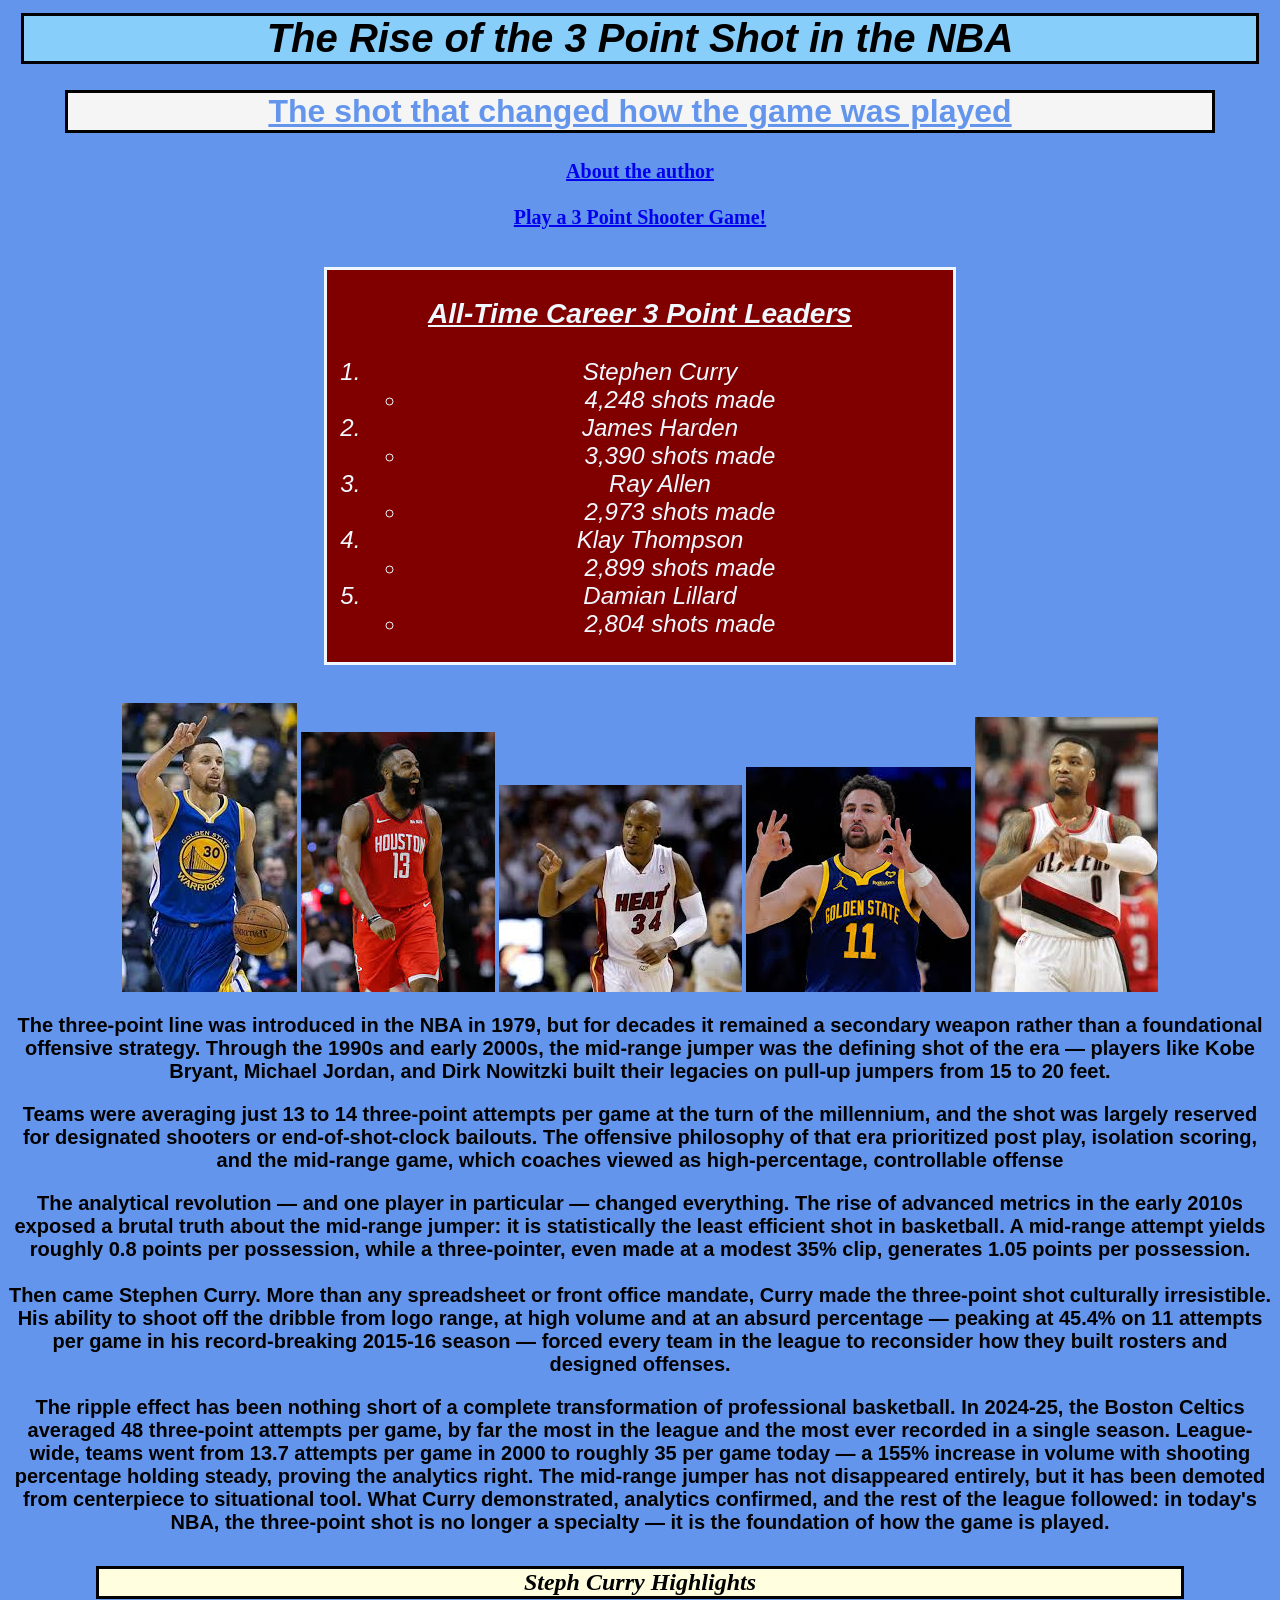
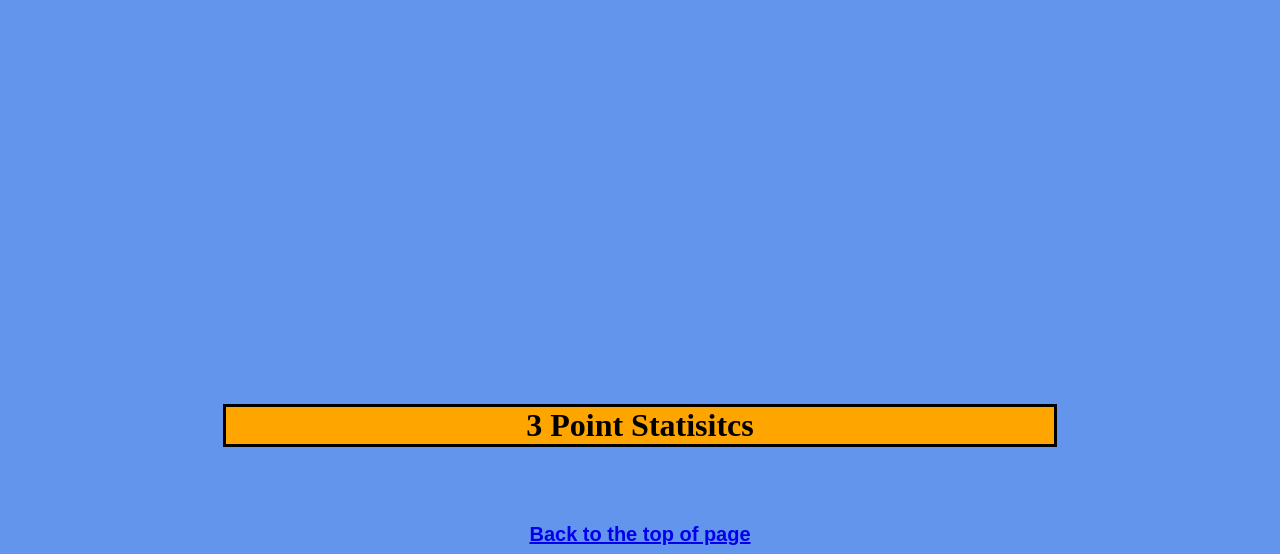
<file: index.html>
<!DOCTYPE html>
<html lang="en">
<head>
    <meta charset="UTF-8">
    <meta name="viewport" content="width=device-width, initial-scale=1.0">
    <title>Document</title>
    <link rel="stylesheet" href="styles/indexstyles.css">
</head>
<body>
   <h1>The Rise of the 3 Point Shot in the NBA</h1> 
   <h2>The shot that changed how the game was played</h2>
<div class="references" > <a href="pages/resume.html">About the author</a>
    <br><br>
<a href="pages/game.html"> Play a 3 Point Shooter Game!</a> </div>
<div class="list" >
    <h3>All-Time Career 3 Point Leaders</h3>
<ol> <li>Stephen Curry<ul><li>4,248 shots made</li> </ul>
<li>James Harden<ul> <li>3,390 shots made</li> </ul> 
<li>Ray Allen<ul> <li> 2,973 shots made</li> </ul> 
<li>Klay Thompson<ul> <li> 2,899 shots made</li> </ul>
<li>Damian Lillard<ul> <li> 2,804 shots made</li> </ul>
</ol> </div>
<img src="[data-uri]" alt="Stephen Curry" >
<img src="[data-uri]" alt="James Harden">  
<img src="[data-uri]" alt="Ray Allen" >
<img src="[data-uri]" alt="Klay Thompson" >
<img src="[data-uri]" alt="Damian Lillard" >
<br><br>
<div class="info" p> The three-point line was introduced in the NBA in 1979, but for decades it remained a secondary weapon rather than a foundational offensive strategy. Through the 1990s and early 2000s, the mid-range jumper was the defining shot of the era — players like Kobe Bryant, Michael Jordan, and Dirk Nowitzki built their legacies on pull-up jumpers from 15 to 20 feet. </p>

    Teams were averaging just 13 to 14 three-point attempts per game at the turn of the millennium, and the shot was largely reserved for designated shooters or end-of-shot-clock bailouts. The offensive philosophy of that era prioritized post play, isolation scoring, and the mid-range game, which coaches viewed as high-percentage, controllable offense </p>
<p>The analytical revolution — and one player in particular — changed everything. The rise of advanced metrics in the early 2010s exposed a brutal truth about the mid-range jumper: it is statistically the least efficient shot in basketball. A mid-range attempt yields roughly 0.8 points per possession, while a three-pointer, even made at a modest 35% clip, generates 1.05 points per possession. 
    <br><br>
Then came Stephen Curry. More than any spreadsheet or front office mandate, Curry made the three-point shot culturally irresistible. His ability to shoot off the dribble from logo range, at high volume and at an absurd percentage — peaking at 45.4% on 11 attempts per game in his record-breaking 2015-16 season — forced every team in the league to reconsider how they built rosters and designed offenses.</p>
<p>The ripple effect has been nothing short of a complete transformation of professional basketball. In 2024-25, the Boston Celtics averaged 48 three-point attempts per game, by far the most in the league and the most ever recorded in a single season. League-wide, teams went from 13.7 attempts per game in 2000 to roughly 35 per game today — a 155% increase in volume with shooting percentage holding steady, proving the analytics right. The mid-range jumper has not disappeared entirely, but it has been demoted from centerpiece to situational tool. What Curry demonstrated, analytics confirmed, and the rest of the league followed: in today's NBA, the three-point shot is no longer a specialty — it is the foundation of how the game is played.</p> 
<h4> Steph Curry Highlights</h4>
<iframe width="560" height="315" src="https://www.youtube.com/embed/fhOOssqKLas?si=rS8y7MOVuTLllCpC" title="YouTube video player" frameborder="0" allow="accelerometer; autoplay; clipboard-write; encrypted-media; gyroscope; picture-in-picture; web-share" referrerpolicy="strict-origin-when-cross-origin" allowfullscreen></iframe> </iframe>
<br>
<h5> 3 Point Statisitcs</h5>
<div class="tableauPlaceholder" id='viz1781588403175' style='position: relative'><noscript><a href='#'><img alt='Dashboard 1 ' src='https:&#47;&#47;public.tableau.com&#47;static&#47;images&#47;NB&#47;NBA3PointShooting1979-2021&#47;Dashboard1&#47;1_rss.png' style='border: none' /></a></noscript><object class='tableauViz'  style='display:none;'><param name='host_url' value='https%3A%2F%2Fpublic.tableau.com%2F' /> <param name='embed_code_version' value='3' /> <param name='site_root' value='' /><param name='name' value='NBA3PointShooting1979-2021&#47;Dashboard1' /><param name='tabs' value='no' /><param name='toolbar' value='yes' /><param name='static_image' value='https:&#47;&#47;public.tableau.com&#47;static&#47;images&#47;NB&#47;NBA3PointShooting1979-2021&#47;Dashboard1&#47;1.png' /> <param name='animate_transition' value='yes' /><param name='display_static_image' value='yes' /><param name='display_spinner' value='yes' /><param name='display_overlay' value='yes' /><param name='display_count' value='yes' /><param name='language' value='en-US' /></object></div>                <script type='text/javascript'>                    var divElement = document.getElementById('viz1781588403175');                    var vizElement = divElement.getElementsByTagName('object')[0];                    if ( divElement.offsetWidth > 800 ) { vizElement.style.width='1120px';vizElement.style.minHeight='587px';vizElement.style.maxHeight='887px';vizElement.style.height=(divElement.offsetWidth*0.75)+'px';} else if ( divElement.offsetWidth > 500 ) { vizElement.style.width='1120px';vizElement.style.minHeight='587px';vizElement.style.maxHeight='887px';vizElement.style.height=(divElement.offsetWidth*0.75)+'px';} else { vizElement.style.width='100%';vizElement.style.height='727px';}                     var scriptElement = document.createElement('script');                    scriptElement.src = 'https://public.tableau.com/javascripts/api/viz_v1.js';                    vizElement.parentNode.insertBefore(scriptElement, vizElement);                </script>
<br>
<a href="#top">Back to the top of page</a>
<body>
</html>
</file>
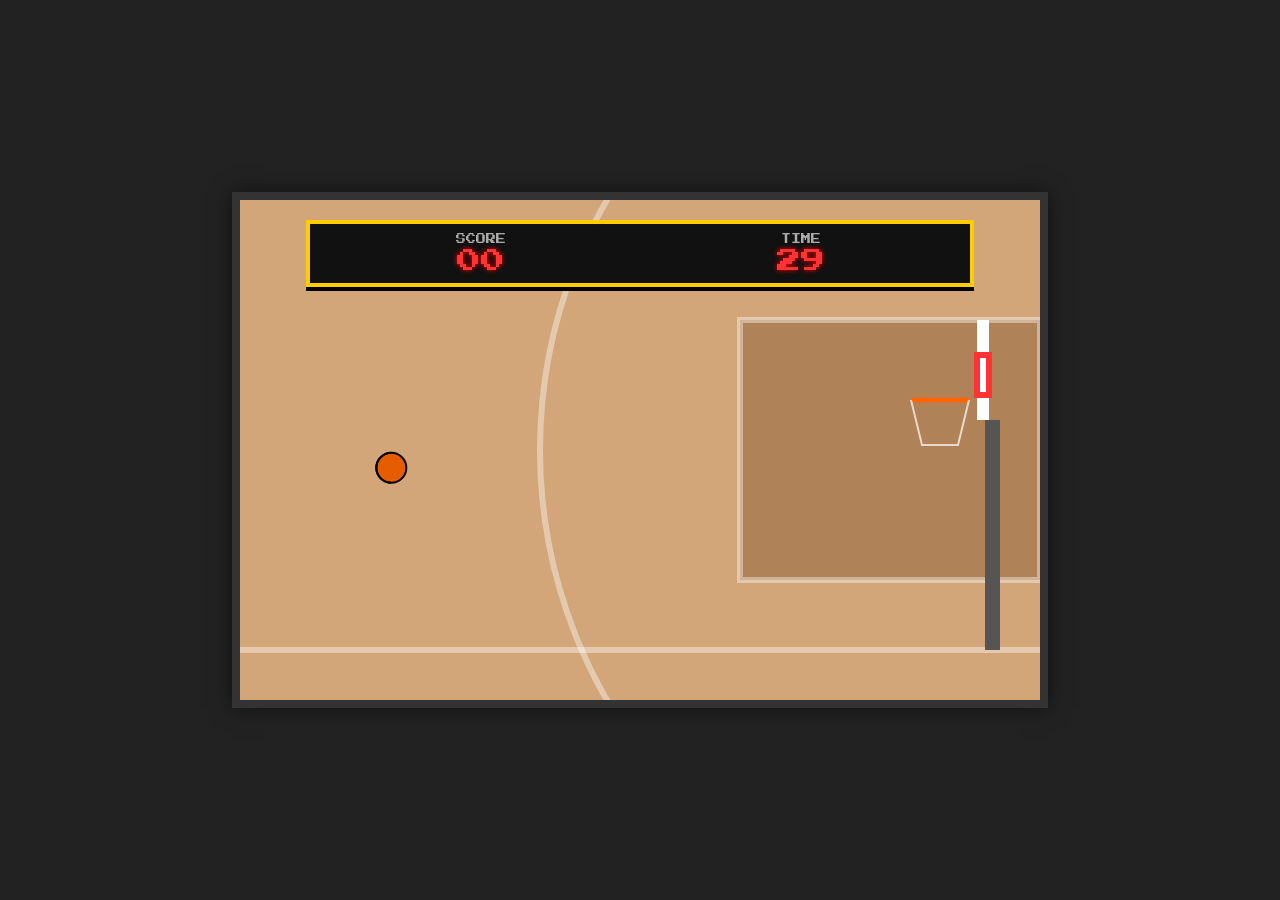
<file: pages/game.html>
<!DOCTYPE html>
<html lang="en">
<head>
    <meta charset="UTF-8">
    <meta name="viewport" content="width=device-width, initial-scale=1.0">
    <title>Retro 3-Point Shootout</title>
    <style>
        /* Retro 8-bit aesthetic */
        @import url('https://fonts.googleapis.com/css2?family=Press+Start+2P&display=swap');

        body {
            margin: 0;
            padding: 0;
            background-color: #222;
            font-family: 'Press Start 2P', cursive;
            display: flex;
            flex-direction: column;
            align-items: center;
            justify-content: center;
            min-height: 100vh;
            color: #fff;
            overflow: hidden;
        }

        #game-container {
            position: relative;
            width: 800px;
            height: 500px;
            background: #d2a679; /* Wooden court color */
            border: 8px solid #333;
            box-shadow: 0 0 20px rgba(0,0,0,0.5);
        }

        /* Retro Scoreboard */
        #scoreboard {
            position: absolute;
            top: 20px;
            left: 50%;
            transform: translateX(-50%);
            width: 80%;
            background: #111;
            border: 4px solid #ffcc00;
            display: flex;
            justify-content: space-around;
            padding: 10px;
            box-shadow: 0 4px 0 #000;
        }

        .score-box {
            text-align: center;
        }

        .score-label {
            font-size: 10px;
            color: #aaa;
            margin-bottom: 5px;
        }

        .score-value {
            font-size: 24px;
            color: #ff3333;
            text-shadow: 0 0 5px #ff0000;
        }

        /* Canvas for game elements */
        canvas {
            display: block;
            background: transparent;
        }

        /* Game Over Overlay */
        #game-over-screen {
            display: none;
            position: absolute;
            top: 0;
            left: 0;
            width: 100%;
            height: 100%;
            background: rgba(0, 0, 0, 0.85);
            flex-direction: column;
            align-items: center;
            justify-content: center;
            z-index: 10;
        }

        #game-over-screen h1 {
            color: #ff3333;
            font-size: 36px;
            margin-bottom: 20px;
            text-shadow: 3px 3px 0 #000;
        }

        #final-score {
            font-size: 18px;
            margin-bottom: 40px;
            color: #ffcc00;
        }

        .retro-btn {
            background: #ffcc00;
            color: #000;
            border: 4px solid #fff;
            padding: 15px 30px;
            font-family: 'Press Start 2P', cursive;
            font-size: 16px;
            cursor: pointer;
            box-shadow: 4px 4px 0 #665200;
        }

        .retro-btn:active {
            transform: translate(2px, 2px);
            box-shadow: 2px 2px 0 #665200;
        }
    </style>
</head>
<body>

    <div id="game-container">
        <div id="scoreboard">
            <div class="score-box">
                <div class="score-label">SCORE</div>
                <div id="score-display" class="score-value">00</div>
            </div>
            <div class="score-box">
                <div class="score-label">TIME</div>
                <div id="time-display" class="score-value">60</div>
            </div>
        </div>

        <canvas id="gameCanvas" width="800" height="500"></canvas>

        <div id="game-over-screen">
            <h1>TIME'S UP!</h1>
            <div id="final-score">FINAL SCORE: 0</div>
            <button class="retro-btn" onclick="resetGame()">PLAY AGAIN</button>
        </div>
    </div>

    <script>
        const canvas = document.getElementById("gameCanvas");
        const ctx = canvas.getContext("2d");

        // UI Elements
        const scoreDisplay = document.getElementById("score-display");
        const timeDisplay = document.getElementById("time-display");
        const gameOverScreen = document.getElementById("game-over-screen");
        const finalScoreDisplay = document.getElementById("final-score");

        // Game Variables
        let score = 0;
        let timeLeft = 30;
        let gameInterval;
        let isGameOver = false;

        // Physics Constants
        const gravity = 0.4;

        // Basket/Hoop Properties (Increased radius for a bigger target)
        const hoop = {
            x: 700,
            y: 200,
            radius: 29, 
            backboardX: 737,
            backboardY: 120,
            backboardW: 12,
            backboardH: 100
        };

        // Ball Properties
        const ballDefault = {
            x: 150,
            y: 250,
            radius: 15,
            vx: 0,
            vy: 0,
            isThrown: false,
            isResetting: false
        };
        let ball = { ...ballDefault };

        // Mouse Drag / Slingshot Controls
        let mouse = { x: 0, y: 0, isDown: false };

        // Event Listeners for Dragging
        canvas.addEventListener("mousedown", (e) => {
            if (isGameOver || ball.isThrown || ball.isResetting) return;
            
            const rect = canvas.getBoundingClientRect();
            const clickX = e.clientX - rect.left;
            const clickY = e.clientY - rect.top;

            // Allow dragging if clicking close to the ball
            const dist = Math.hypot(clickX - ball.x, clickY - ball.y);
            if (dist < 40) {
                mouse.isDown = true;
            }
        });

        canvas.addEventListener("mousemove", (e) => {
            const rect = canvas.getBoundingClientRect();
            mouse.x = e.clientX - rect.left;
            mouse.y = e.clientY - rect.top;
        });

        canvas.addEventListener("mouseup", () => {
            if (!mouse.isDown) return;
            mouse.isDown = false;

            // Calculate velocity based on drag distance
            const dx = ball.x - mouse.x;
            const dy = ball.y - mouse.y;
            
            // Power multiplier
            ball.vx = Math.min(dx * 0.15, 18); 
            ball.vy = Math.min(dy * 0.15, 18);
            
            ball.isThrown = true;
        });

        // Start the Game Timer
        function startGameTimer() {
            gameInterval = setInterval(() => {
                if (timeLeft > 0) {
                    timeLeft--;
                    timeDisplay.innerText = timeLeft < 10 ? "0" + timeLeft : timeLeft;
                } else {
                    endGame();
                }
            }, 1000);
        }

        function endGame() {
            clearInterval(gameInterval);
            isGameOver = true;
            finalScoreDisplay.innerText = `FINAL SCORE: ${score}`;
            gameOverScreen.style.display = "flex";
        }

        function resetGame() {
            score = 0;
            timeLeft = 60;
            isGameOver = false;
            scoreDisplay.innerText = "00";
            timeDisplay.innerText = "60";
            gameOverScreen.style.display = "none";
            resetBall();
            clearInterval(gameInterval);
            startGameTimer();
        }

        function resetBall() {
            // Positioned higher up on the court to give more drag room
            ball.x = 120 + Math.random() * 80;
            ball.y = 230 + Math.random() * 40;
            ball.vx = 0;
            ball.vy = 0;
            ball.isThrown = false;
            ball.isResetting = false;
        }

        // Check for Basket
        let ballPassedThroughRim = false;
        function checkCollision() {
            // Backboard collision
            if (ball.x + ball.radius > hoop.backboardX && 
                ball.x - ball.radius < hoop.backboardX + hoop.backboardW &&
                ball.y > hoop.backboardY && ball.y < hoop.backboardY + hoop.backboardH) {
                ball.vx = -ball.vx * 0.5; // Bounce off backboard
                ball.x = hoop.backboardX - ball.radius;
            }

            // Simple Rim Net Check (Top of the hoop rim)
            const rimLeft = hoop.x - hoop.radius;
            const rimRight = hoop.x + hoop.radius;
            
            // Check if ball passes downward through the hoop cylinder area
            if (ball.vy > 0 && 
                ball.x > rimLeft && ball.x < rimRight && 
                ball.y > hoop.y - 12 && ball.y < hoop.y + 12) {
                if (!ballPassedThroughRim) {
                    score += 3; // 3 pointer!
                    scoreDisplay.innerText = score < 10 ? "0" + score : score;
                    ballPassedThroughRim = true;
                }
            }
        }

        // Render Functions
        function drawCourt() {
            // 3-Point Arc
            ctx.strokeStyle = "rgba(255, 255, 255, 0.4)";
            ctx.lineWidth = 6;
            ctx.beginPath();
            ctx.arc(800, 250, 500, Math.PI * 0.5, Math.PI * 1.5);
            ctx.stroke();

            // Key/Paint area
            ctx.fillStyle = "#b08257";
            ctx.fillRect(500, 120, 300, 260);
            ctx.strokeRect(500, 120, 300, 260);

            // Floor Lines
            ctx.beginPath();
            ctx.moveTo(0, 450); ctx.lineTo(800, 450);
            ctx.stroke();

            // Backboard and Support structure
            ctx.fillStyle = "#555";
            ctx.fillRect(745, 220, 15, 230); // Main post

            ctx.fillStyle = "#fff";
            ctx.fillRect(hoop.backboardX, hoop.backboardY, hoop.backboardW, hoop.backboardH); // Board
            ctx.strokeStyle = "#ff3333";
            ctx.strokeRect(hoop.backboardX, hoop.backboardY + 35, hoop.backboardW, 40); // Inner square

            // Hoop Rim (Wider base)
            ctx.strokeStyle = "#ff6600";
            ctx.lineWidth = 5;
            ctx.beginPath();
            ctx.moveTo(hoop.x - hoop.radius, hoop.y);
            ctx.lineTo(hoop.x + hoop.radius, hoop.y);
            ctx.stroke();

            // Net mesh lines (Stretched to match wide rim)
            ctx.strokeStyle = "rgba(255,255,255,0.7)";
            ctx.lineWidth = 2;
            ctx.beginPath();
            ctx.moveTo(hoop.x - hoop.radius, hoop.y);
            ctx.lineTo(hoop.x - 18, hoop.y + 45);
            ctx.lineTo(hoop.x + 18, hoop.y + 45);
            ctx.lineTo(hoop.x + hoop.radius, hoop.y);
            ctx.stroke();
        }

        function drawBall() {
            ctx.fillStyle = "#e65c00"; 
            ctx.beginPath();
            ctx.arc(ball.x, ball.y, ball.radius, 0, Math.PI * 2);
            ctx.fill();
            ctx.strokeStyle = "#000";
            ctx.lineWidth = 2;
            ctx.stroke();

            // Retro lines on basketball
            ctx.beginPath();
            ctx.arc(ball.x, ball.y, ball.radius, Math.PI * 0.5, Math.PI * 1.5);
            ctx.stroke();
        }

        function drawAimLine() {
            if (!mouse.isDown) return;

            // Visual guide trajectory dots
            ctx.fillStyle = "rgba(255, 255, 255, 0.6)";
            let simX = ball.x;
            let simY = ball.y;
            let simVx = Math.min((ball.x - mouse.x) * 0.15, 18);
            let simVy = Math.min((ball.y - mouse.y) * 0.15, 18);

            for (let i = 0; i < 35; i++) {
                simX += simVx;
                simY += simVy;
                simVy += gravity;
                if (i % 3 === 0) {
                    ctx.beginPath();
                    ctx.arc(simX, simY, 4, 0, Math.PI * 2);
                    ctx.fill();
                }
            }

            // Drag indicator line
            ctx.strokeStyle = "#ffcc00";
            ctx.lineWidth = 3;
            ctx.setLineDash([5, 5]);
            ctx.beginPath();
            ctx.moveTo(ball.x, ball.y);
            ctx.lineTo(mouse.x, mouse.y);
            ctx.stroke();
            ctx.setLineDash([]); 
        }

        // Main Game Loop
        function update() {
            ctx.clearRect(0, 0, canvas.width, canvas.height);
            
            drawCourt();

            if (!isGameOver) {
                if (ball.isThrown) {
                    ball.x += ball.vx;
                    ball.y += ball.vy;
                    ball.vy += gravity;

                    checkCollision();

                    if (ball.y > canvas.height + 20 || ball.x > canvas.width + 20 || ball.x < -20) {
                        ball.isResetting = true;
                        ball.isThrown = false;
                        ballPassedThroughRim = false;
                        setTimeout(resetBall, 300); 
                    }
                }

                drawAimLine();
            }

            drawBall();
            requestAnimationFrame(update);
        }

        // Initialization
        resetBall();
        startGameTimer();
        update();
    </script>
</body>
</html>
</file>
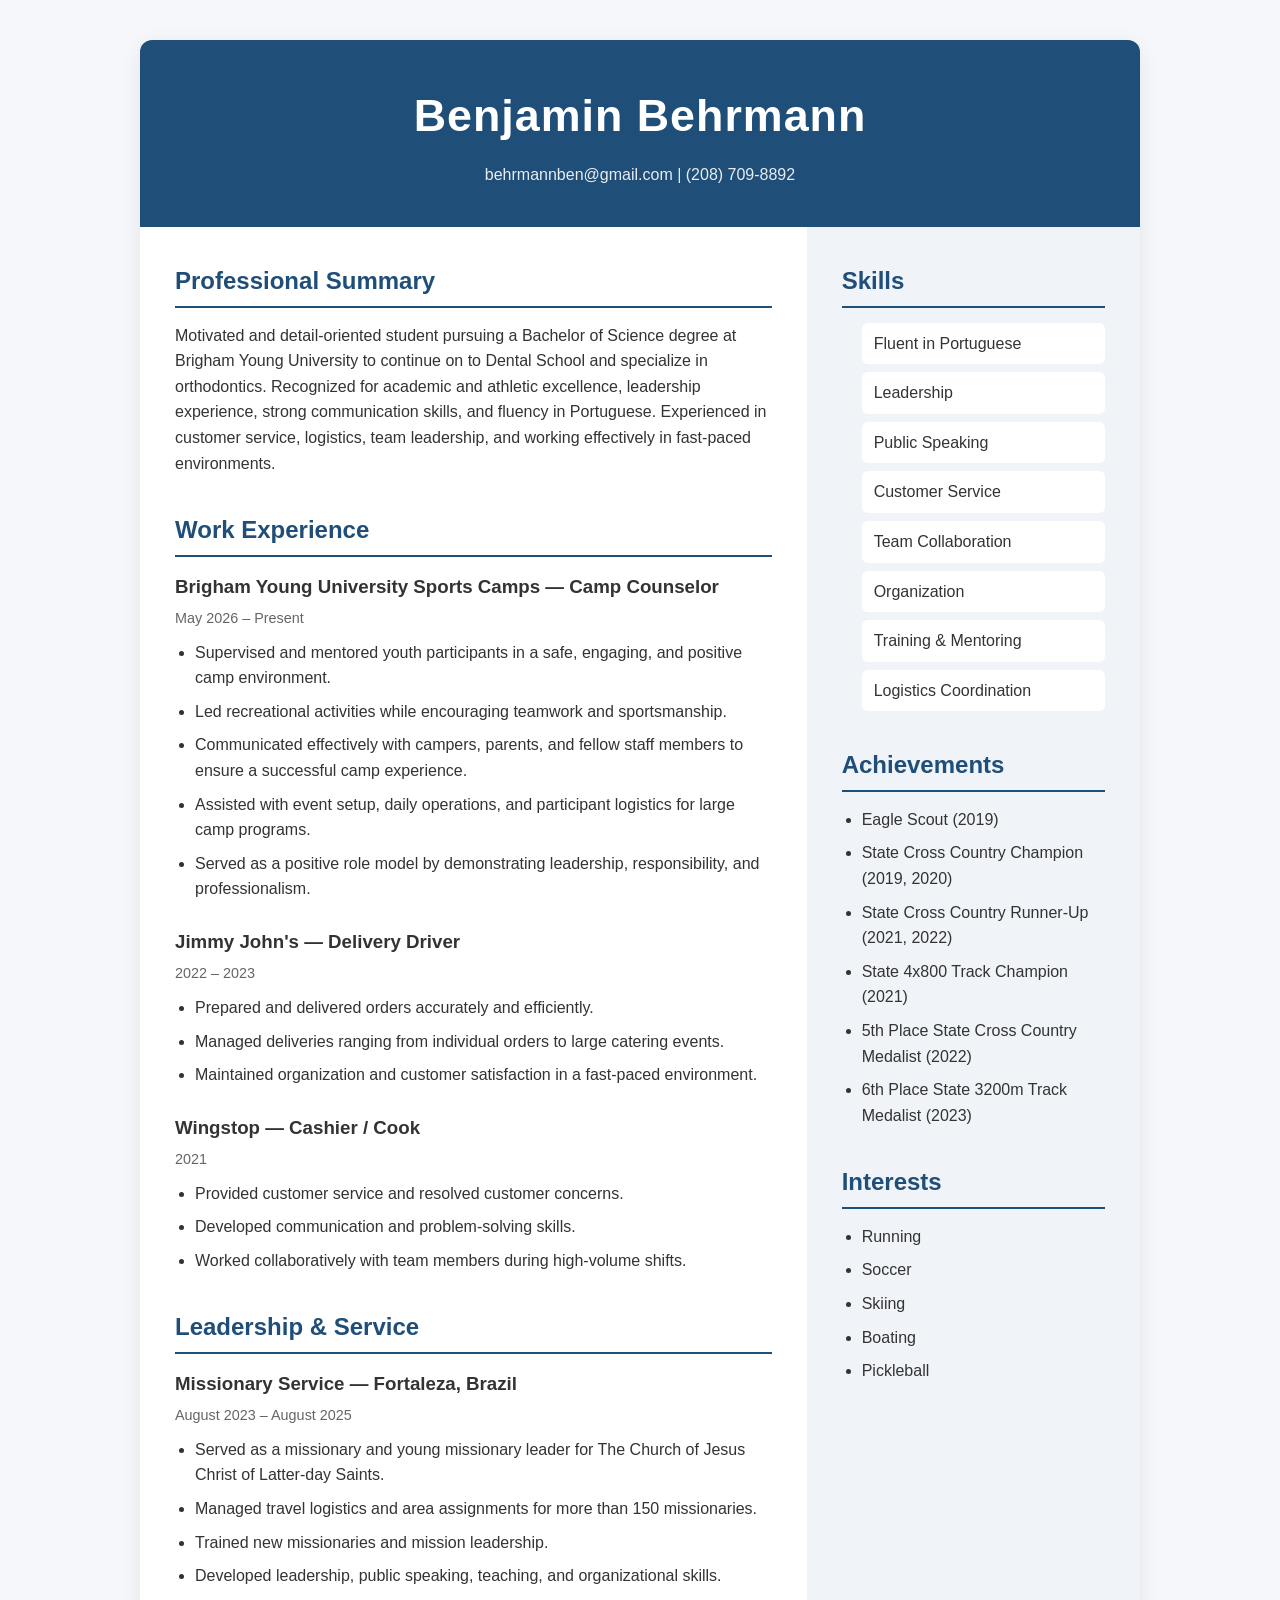
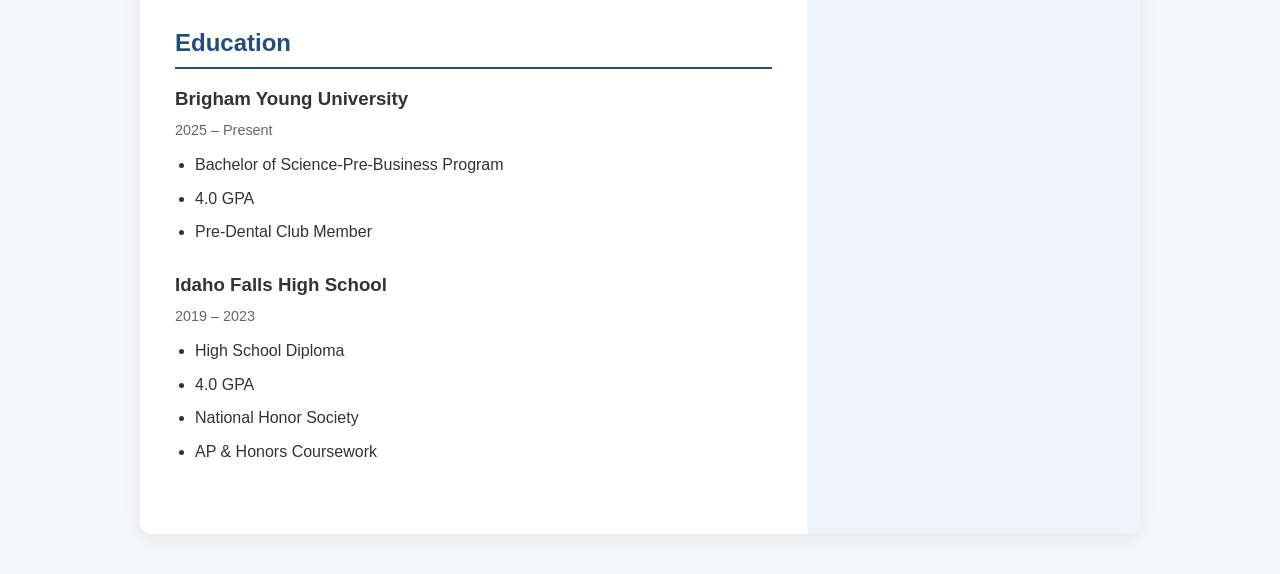
<file: pages/resume.html>
<!DOCTYPE html>
<html lang="en">
<head>
<meta charset="UTF-8">
<meta name="viewport" content="width=device-width, initial-scale=1.0">
<title>Benjamin Behrmann | Resume</title>

<style>
    * {
        margin: 0;
        padding: 0;
        box-sizing: border-box;
    }

    body {
        font-family: "Segoe UI", Arial, sans-serif;
        background: #f5f7fa;
        color: #333;
        line-height: 1.6;
    }

    .container {
        max-width: 1000px;
        margin: 40px auto;
        background: white;
        box-shadow: 0 5px 20px rgba(0,0,0,.08);
        border-radius: 12px;
        overflow: hidden;
    }

    header {
        background: #1f4e79;
        color: white;
        padding: 40px;
        text-align: center;
    }

    header h1 {
        font-size: 2.8rem;
        margin-bottom: 10px;
        letter-spacing: 1px;
    }

    header p {
        font-size: 1rem;
        opacity: 0.9;
    }

    .content {
        display: grid;
        grid-template-columns: 2fr 1fr;
    }

    .main {
        padding: 35px;
    }

    .sidebar {
        background: #f0f4f8;
        padding: 35px;
    }

    section {
        margin-bottom: 35px;
    }

    h2 {
        color: #1f4e79;
        margin-bottom: 15px;
        border-bottom: 2px solid #1f4e79;
        padding-bottom: 5px;
    }

    .job {
        margin-bottom: 25px;
    }

    .job h3 {
        margin-bottom: 5px;
    }

    .date {
        color: #666;
        font-size: 0.9rem;
        margin-bottom: 10px;
    }

    ul {
        padding-left: 20px;
    }

    li {
        margin-bottom: 8px;
    }

    .skill-list li {
        list-style-type: none;
        padding: 8px 12px;
        background: white;
        margin-bottom: 8px;
        border-radius: 6px;
    }

    @media (max-width: 768px) {
        .content {
            grid-template-columns: 1fr;
        }

        header h1 {
            font-size: 2rem;
        }
    }

    @media print {
        body {
            background: white;
        }

        .container {
            box-shadow: none;
            margin: 0;
        }
    }
</style>
</head>
<body>

<div class="container">

<header>
    <h1>Benjamin Behrmann</h1>
    <p>
         behrmannben@gmail.com |
         (208) 709-8892
    </p>
</header>

<div class="content">

    <div class="main">

        <section>
            <h2>Professional Summary</h2>
            <p>
                Motivated and detail-oriented student pursuing a Bachelor of Science
                degree at Brigham Young University to continue on to Dental School and specialize in orthodontics. Recognized for academic and athletic excellence,
                leadership experience, strong communication skills, and fluency in
                Portuguese. Experienced in customer service, logistics, team leadership,
                and working effectively in fast-paced environments.
            </p>
        </section>

        <section>
            <h2>Work Experience</h2>
<div class="job">
    <h3>Brigham Young University Sports Camps — Camp Counselor</h3>
    <div class="date">May 2026 – Present</div>
    <ul>
        <li>Supervised and mentored youth participants in a safe, engaging, and positive camp environment.</li>
        <li>Led recreational activities while encouraging teamwork and sportsmanship.</li>
        <li>Communicated effectively with campers, parents, and fellow staff members to ensure a successful camp experience.</li>
        <li>Assisted with event setup, daily operations, and participant logistics for large camp programs.</li>
        <li>Served as a positive role model by demonstrating leadership, responsibility, and professionalism.</li>
    </ul>
</div>
            <div class="job">
                <h3>Jimmy John's — Delivery Driver</h3>
                <div class="date">2022 – 2023</div>
                <ul>
                    <li>Prepared and delivered orders accurately and efficiently.</li>
                    <li>Managed deliveries ranging from individual orders to large catering events.</li>
                    <li>Maintained organization and customer satisfaction in a fast-paced environment.</li>
                </ul>
            </div>

            <div class="job">
                <h3>Wingstop — Cashier / Cook</h3>
                <div class="date">2021</div>
                <ul>
                    <li>Provided customer service and resolved customer concerns.</li>
                    <li>Developed communication and problem-solving skills.</li>
                    <li>Worked collaboratively with team members during high-volume shifts.</li>
                </ul>
            </div>

        </section>

        <section>
            <h2>Leadership & Service</h2>

            <div class="job">
                <h3>Missionary Service — Fortaleza, Brazil</h3>
                <div class="date">August 2023 – August 2025</div>
                <ul>
                    <li>Served as a missionary and young missionary leader for The Church of Jesus Christ of Latter-day Saints.</li>
                    <li>Managed travel logistics and area assignments for more than 150 missionaries.</li>
                    <li>Trained new missionaries and mission leadership.</li>
                    <li>Developed leadership, public speaking, teaching, and organizational skills.</li>
                </ul>
            </div>

        </section>

        <section>
            <h2>Education</h2>

            <div class="job">
                <h3>Brigham Young University</h3>
                <div class="date">2025 – Present</div>
                <ul>
                    <li>Bachelor of Science-Pre-Business Program</li>
                    <li>4.0 GPA</li>
                    <li>Pre-Dental Club Member</li>
                </ul>
            </div>

            <div class="job">
                <h3>Idaho Falls High School</h3>
                <div class="date">2019 – 2023</div>
                <ul>
                    <li>High School Diploma</li>
                    <li>4.0 GPA</li>
                    <li>National Honor Society</li>
                    <li>AP & Honors Coursework</li>
                </ul>
            </div>

        </section>

    </div>

    <aside class="sidebar">

        <section>
            <h2>Skills</h2>
            <ul class="skill-list">
                <li>Fluent in Portuguese</li>
                <li>Leadership</li>
                <li>Public Speaking</li>
                <li>Customer Service</li>
                <li>Team Collaboration</li>
                <li>Organization</li>
                <li>Training & Mentoring</li>
                <li>Logistics Coordination</li>
            </ul>
        </section>

        <section>
            <h2>Achievements</h2>
            <ul>
                <li>Eagle Scout (2019)</li>
                <li>State Cross Country Champion (2019, 2020)</li>
                <li>State Cross Country Runner-Up (2021, 2022)</li>
                <li>State 4x800 Track Champion (2021)</li>
                <li>5th Place State Cross Country Medalist (2022)</li>
                <li>6th Place State 3200m Track Medalist (2023)</li>
                
            </ul>
        </section>

        <section>
            <h2>Interests</h2>
            <ul>
                <li>Running</li>
                <li>Soccer</li>
                <li>Skiing</li>
                <li>Boating</li>
                <li>Pickleball</li>
            </ul>
        </section>

    </aside>

</div>

</div>

</body>
</html>
</file>
<file: styles/indexstyles.css>
body{background-color: cornflowerblue;
text-align: center;}
h1 {background-color: lightskyblue;
text-align: center;
font-family:'Gill Sans', 'Gill Sans MT', Calibri, 'Trebuchet MS', sans-serif;
font-style: italic;
border: solid black;
margin: 1%;
color: black;
font-size: 40px;}

h2{background-color: whitesmoke;
    color: cornflowerblue;
text-align: center;
text-decoration: underline;
font-weight: 2000px;
border: solid,black;
margin-left: 4.5%;
margin-right: 4.5%;
font-family: 'Gill Sans', 'Gill Sans MT', Calibri, 'Trebuchet MS', sans-serif;
font-size: 32px;}

.info{ font-family:Verdana, Geneva, Tahoma, sans-serif;
text-align: center;
font-size: 20px;
font-weight: 600;}

h3{text-align: center;
font-family: 'Segoe UI', Tahoma, Geneva, Verdana, sans-serif;
text-decoration: underline;}

.list{font-style: italic;
text-align:center;
font-family: 'Segoe UI', Tahoma, Geneva, Verdana, sans-serif;
font-weight: 300;
border: solid;
font-size: x-large;
margin-top: 3%;
margin-bottom: 3%;
margin-left: 25%;
margin-right: 25%;
background-color: maroon;
color: aliceblue;}

h4{border: solid;
background-color: lightyellow;
font-family:Cambria, Cochin, Georgia, Times, 'Times New Roman', serif;
font-size: x-large;
font-style: italic;
text-align: center;
margin-left: 7%;
margin-right: 7%;}

h5{border: solid;
background-color: orange ;
color: black;
margin-left: 17%;
margin-right: 17%;
font-family: 'Times New Roman', Times, serif;
font-size: xx-large;}

.references{font-size: 20px;
font-weight:bolder ;}

.tableauPlaceholder{margin-left: 10%;}
</file>
